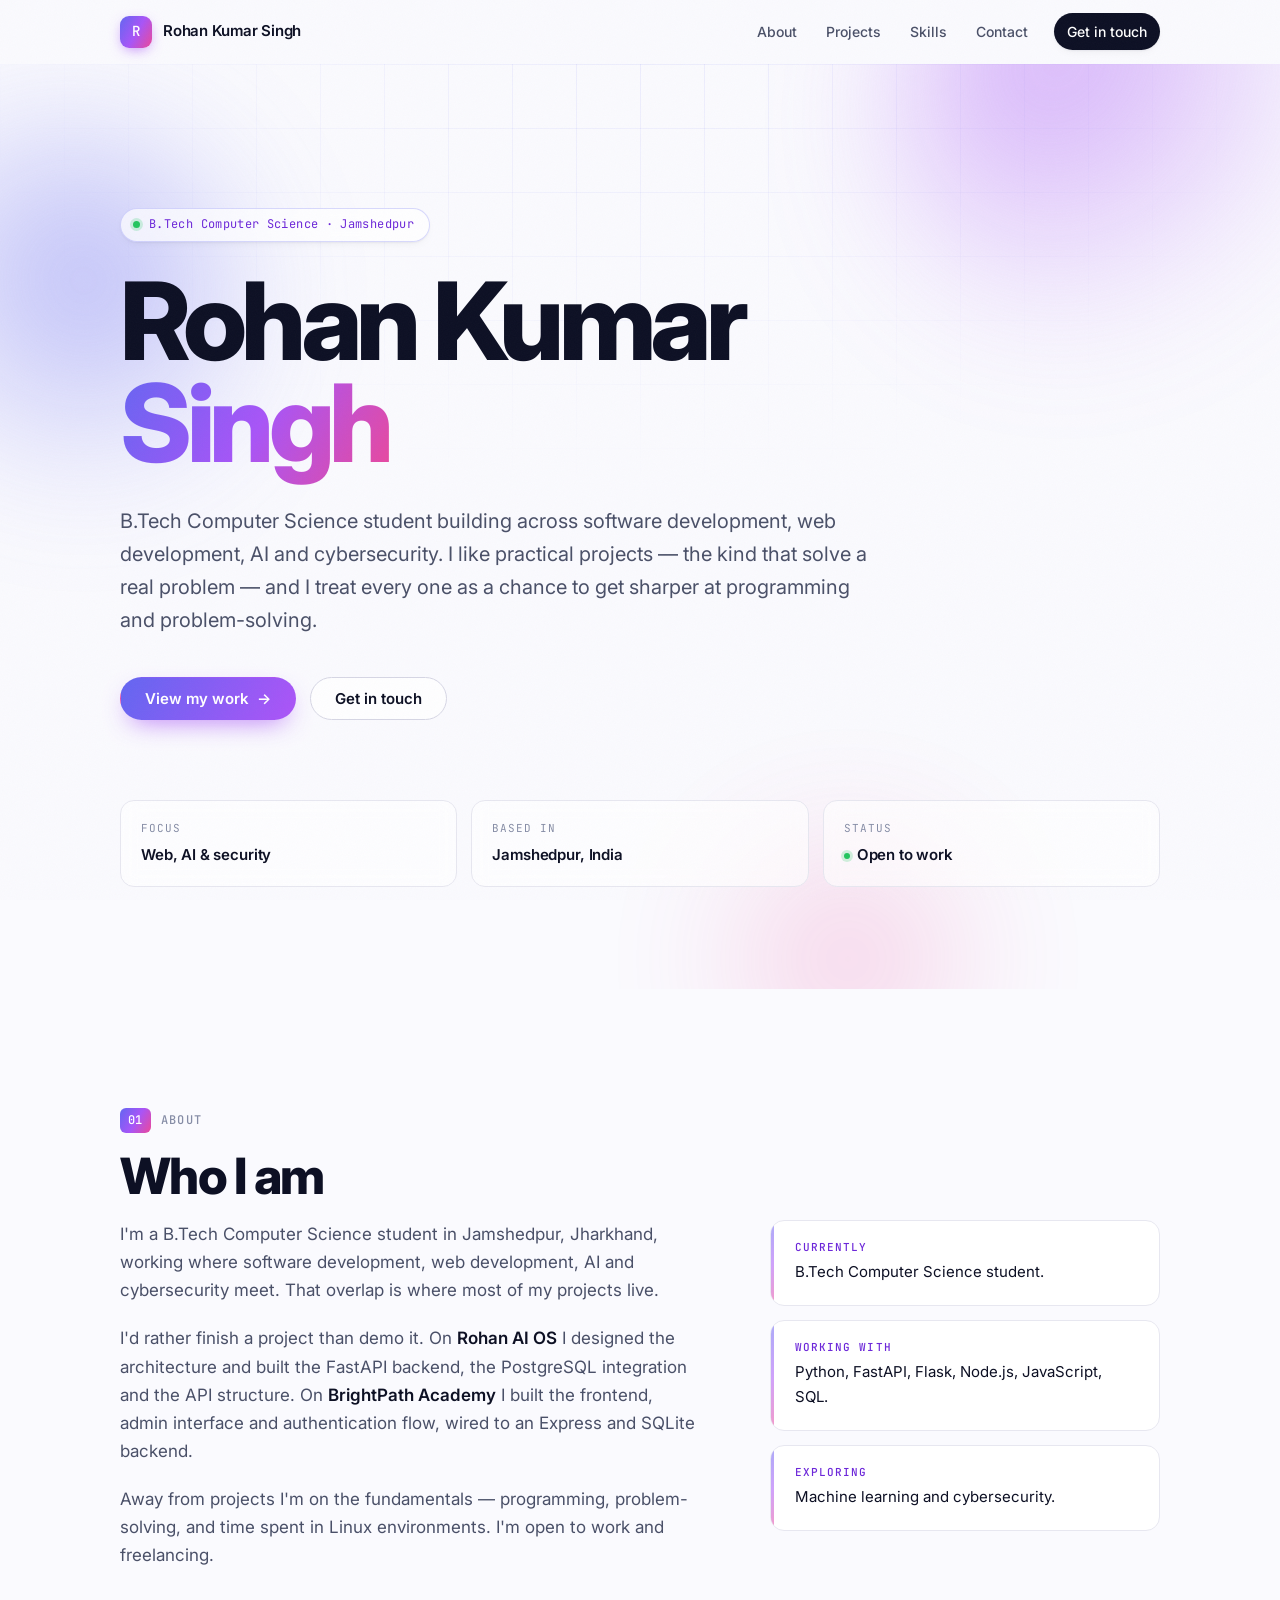
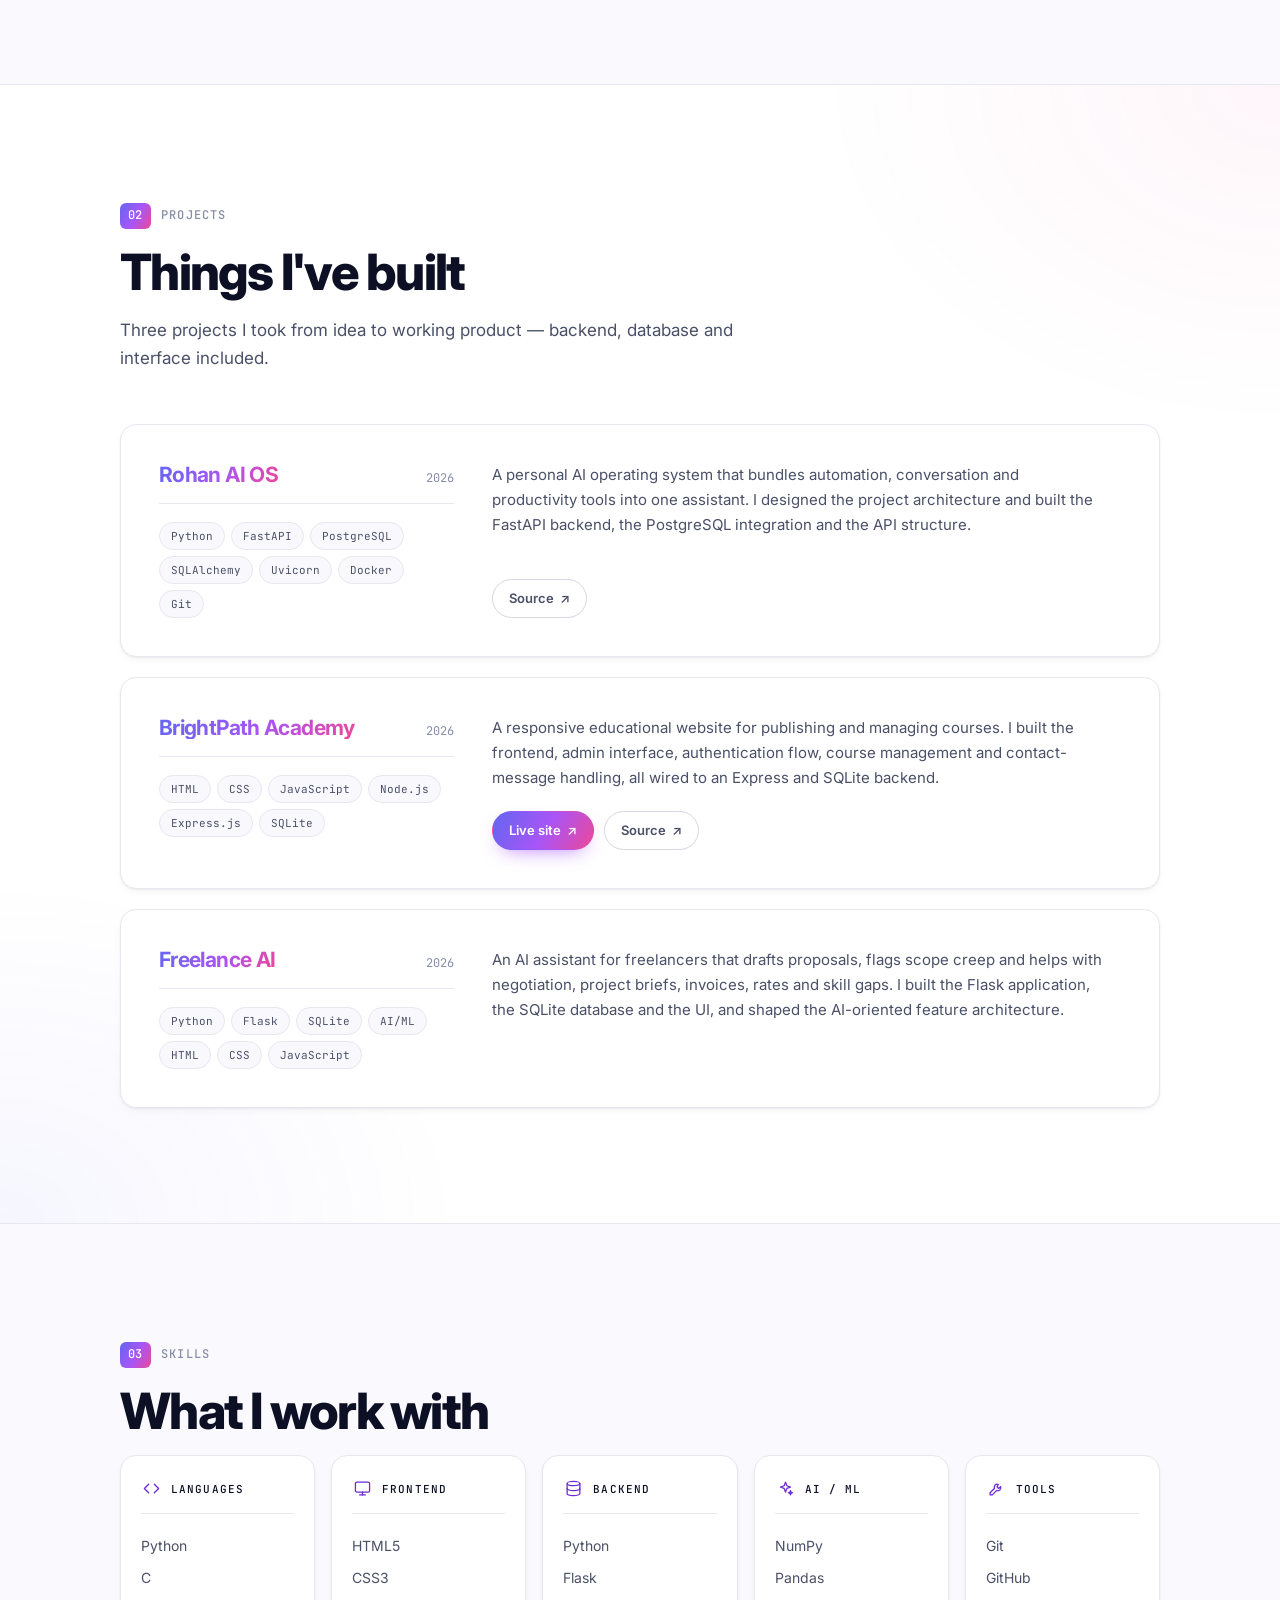
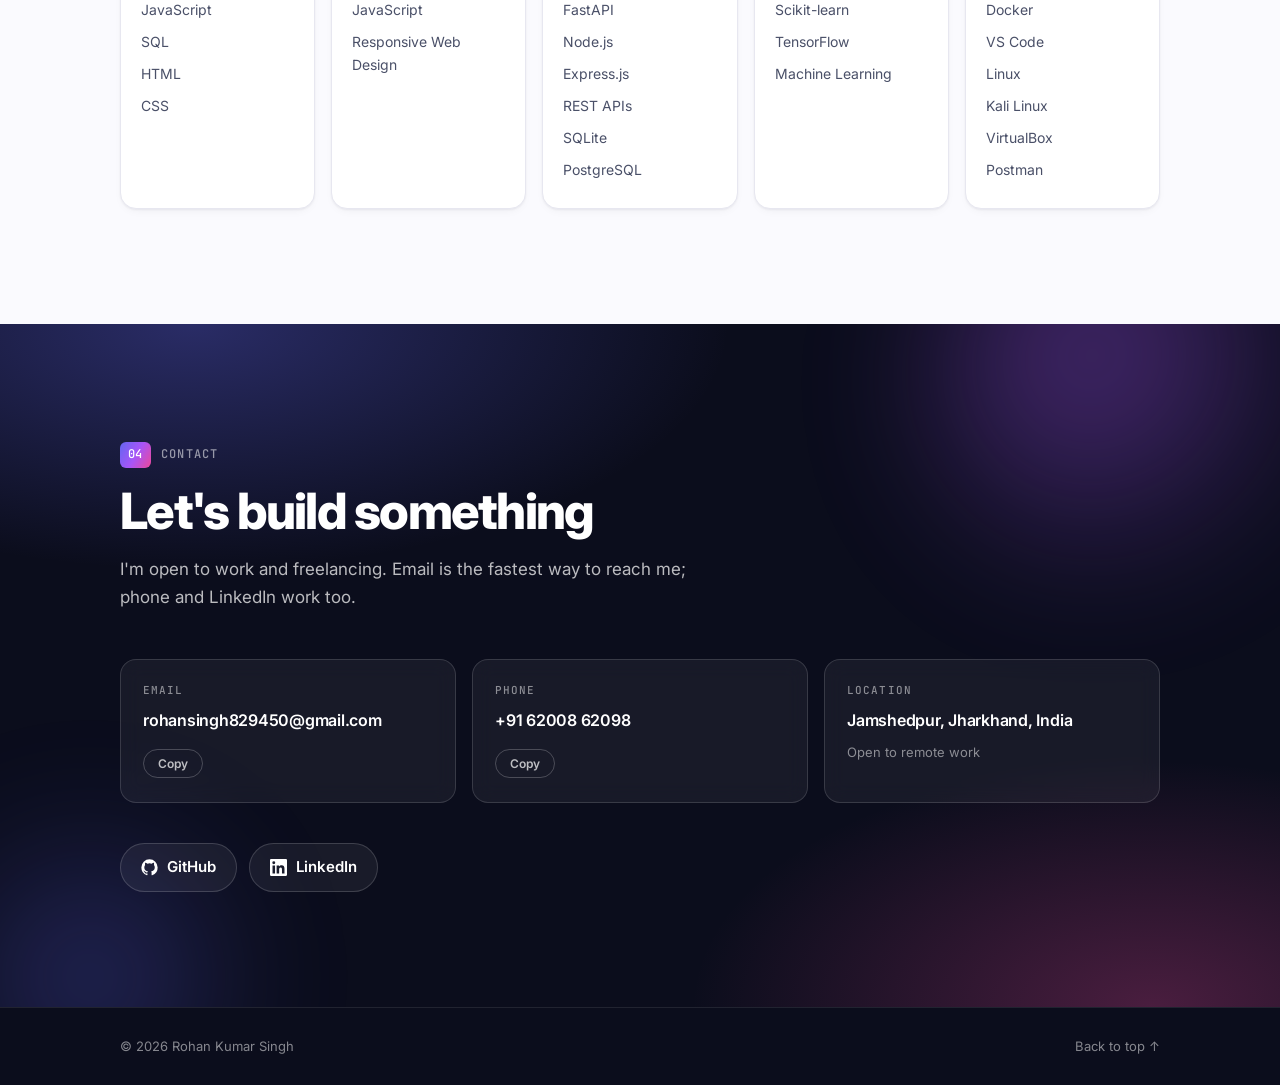
<file: web/index.html>
<!DOCTYPE html>
<html lang="en">
<head>
<meta charset="UTF-8" />
<meta name="viewport" content="width=device-width, initial-scale=1" />
<title>Rohan Kumar Singh — Software Developer</title>
<meta name="description" content="Rohan Kumar Singh — B.Tech Computer Science student in Jamshedpur, India, building practical projects across web development, AI and cybersecurity." />
<meta property="og:title" content="Rohan Kumar Singh — Software Developer" />
<meta property="og:description" content="Projects, skills and contact details for Rohan Kumar Singh — web development, AI and cybersecurity." />
<meta property="og:type" content="website" />
<link rel="preconnect" href="https://fonts.googleapis.com" />
<link rel="preconnect" href="https://fonts.gstatic.com" crossorigin />
<link href="https://fonts.googleapis.com/css2?family=Inter:wght@400;500;600;700;800&family=JetBrains+Mono:wght@400;500&display=swap" rel="stylesheet" />
<link rel="stylesheet" href="styles.css" />
<link rel="icon" href="data:image/svg+xml,<svg xmlns='http://www.w3.org/2000/svg' viewBox='0 0 100 100'><text y='.9em' font-size='90'>R</text></svg>" />
</head>
<body>

<div class="noise" aria-hidden="true"></div>
<a class="skip-link" href="#main">Skip to content</a>

<header class="nav" id="nav">
  <div class="nav__inner">
    <a class="nav__logo" href="#top" aria-label="Rohan Kumar Singh — home">
      <span class="nav__mark" aria-hidden="true">R</span>
      <span class="nav__name">Rohan Kumar Singh</span>
    </a>

    <nav class="nav__links" id="nav-links" aria-label="Primary">
      <a href="#about">About</a>
      <a href="#projects">Projects</a>
      <a href="#skills">Skills</a>
      <a href="#contact">Contact</a>
      <a class="nav__cta" href="#contact">Get in touch</a>
    </nav>

    <button class="nav__toggle" id="nav-toggle" aria-label="Open menu" aria-expanded="false" aria-controls="nav-links">
      <span></span><span></span><span></span>
    </button>
  </div>
</header>

<main id="main">

  <section class="hero" id="top">
    <div class="hero__decor" aria-hidden="true">
      <span class="orb orb--1"></span>
      <span class="orb orb--2"></span>
      <span class="orb orb--3"></span>
    </div>

    <div class="container">
      <p class="eyebrow reveal">
        <span class="dot" aria-hidden="true"></span>
        B.Tech Computer Science · Jamshedpur
      </p>

      <h1 class="hero__title reveal">
        Rohan Kumar<br /><span class="grad-text">Singh</span>
      </h1>

      <p class="hero__lede reveal">
        B.Tech Computer Science student building across software development,
        web development, AI and cybersecurity. I like practical projects —
        the kind that solve a real problem — and I treat every one as a chance
        to get sharper at programming and problem-solving.
      </p>

      <div class="hero__actions reveal">
        <a class="btn btn--primary" href="#projects">
          View my work
          <span aria-hidden="true">→</span>
        </a>
        <a class="btn btn--ghost" href="#contact">Get in touch</a>
      </div>

      <dl class="hero__stats reveal">
        <div class="stat">
          <dt>Focus</dt>
          <dd>Web, AI &amp; security</dd>
        </div>
        <div class="stat">
          <dt>Based in</dt>
          <dd>Jamshedpur, India</dd>
        </div>
        <div class="stat">
          <dt>Status</dt>
          <dd><span class="dot dot--sm" aria-hidden="true"></span>Open to work</dd>
        </div>
      </dl>
    </div>
  </section>

  <section class="section" id="about" aria-labelledby="about-title">
    <div class="container">
      <p class="section__index reveal"><span>01</span> About</p>
      <h2 class="section__title reveal" id="about-title">Who I am</h2>

      <div class="about__grid">
        <div class="about__body reveal">
          <p>
            I'm a B.Tech Computer Science student in Jamshedpur, Jharkhand, working
            where software development, web development, AI and cybersecurity meet.
            That overlap is where most of my projects live.
          </p>
          <p>
            I'd rather finish a project than demo it. On <strong>Rohan AI OS</strong>
            I designed the architecture and built the FastAPI backend, the PostgreSQL
            integration and the API structure. On <strong>BrightPath Academy</strong>
            I built the frontend, admin interface and authentication flow, wired to
            an Express and SQLite backend.
          </p>
          <p>
            Away from projects I'm on the fundamentals — programming, problem-solving,
            and time spent in Linux environments. I'm open to work and freelancing.
          </p>
        </div>

        <aside class="about__facts reveal" aria-label="Quick facts">
          <div class="fact">
            <h3>Currently</h3>
            <p>B.Tech Computer Science student.</p>
          </div>
          <div class="fact">
            <h3>Working with</h3>
            <p>Python, FastAPI, Flask, Node.js, JavaScript, SQL.</p>
          </div>
          <div class="fact">
            <h3>Exploring</h3>
            <p>Machine learning and cybersecurity.</p>
          </div>
        </aside>
      </div>
    </div>
  </section>

  <section class="section section--alt" id="projects" aria-labelledby="projects-title">
    <div class="container">
      <p class="section__index reveal"><span>02</span> Projects</p>
      <h2 class="section__title reveal" id="projects-title">Things I've built</h2>
      <p class="section__lede reveal">
        Three projects I took from idea to working product — backend, database
        and interface included.
      </p>

      <div class="projects">

        <article class="project reveal">
          <div class="project__glow" aria-hidden="true"></div>
          <div class="project__meta">
            <div class="project__head">
              <h3 class="project__name">Rohan AI OS</h3>
              <p class="project__year">2026</p>
            </div>
            <ul class="tags">
              <li>Python</li><li>FastAPI</li><li>PostgreSQL</li><li>SQLAlchemy</li>
              <li>Uvicorn</li><li>Docker</li><li>Git</li>
            </ul>
          </div>
          <div class="project__body">
            <p class="project__desc">
              A personal AI operating system that bundles automation, conversation
              and productivity tools into one assistant. I designed the project
              architecture and built the FastAPI backend, the PostgreSQL integration
              and the API structure.
            </p>
            <div class="project__links">
              <a class="link-pill" href="https://github.com/ROHANSINGH-create/rohan-ai-os" target="_blank" rel="noopener noreferrer">
                Source <span aria-hidden="true">↗</span>
              </a>
            </div>
          </div>
        </article>

        <article class="project reveal">
          <div class="project__glow" aria-hidden="true"></div>
          <div class="project__meta">
            <div class="project__head">
              <h3 class="project__name">BrightPath Academy</h3>
              <p class="project__year">2026</p>
            </div>
            <ul class="tags">
              <li>HTML</li><li>CSS</li><li>JavaScript</li><li>Node.js</li>
              <li>Express.js</li><li>SQLite</li>
            </ul>
          </div>
          <div class="project__body">
            <p class="project__desc">
              A responsive educational website for publishing and managing courses.
              I built the frontend, admin interface, authentication flow, course
              management and contact-message handling, all wired to an Express
              and SQLite backend.
            </p>
            <div class="project__links">
              <a class="link-pill link-pill--solid" href="https://brightpath-coaching-1.onrender.com" target="_blank" rel="noopener noreferrer">
                Live site <span aria-hidden="true">↗</span>
              </a>
              <a class="link-pill" href="https://github.com/ROHANSINGH-create/brightpath-coaching" target="_blank" rel="noopener noreferrer">
                Source <span aria-hidden="true">↗</span>
              </a>
            </div>
          </div>
        </article>

        <article class="project reveal">
          <div class="project__glow" aria-hidden="true"></div>
          <div class="project__meta">
            <div class="project__head">
              <h3 class="project__name">Freelance AI</h3>
              <p class="project__year">2026</p>
            </div>
            <ul class="tags">
              <li>Python</li><li>Flask</li><li>SQLite</li><li>AI/ML</li>
              <li>HTML</li><li>CSS</li><li>JavaScript</li>
            </ul>
          </div>
          <div class="project__body">
            <p class="project__desc">
              An AI assistant for freelancers that drafts proposals, flags scope creep
              and helps with negotiation, project briefs, invoices, rates and skill gaps.
              I built the Flask application, the SQLite database and the UI, and shaped
              the AI-oriented feature architecture.
            </p>
          </div>
        </article>

      </div>
    </div>
  </section>

  <section class="section" id="skills" aria-labelledby="skills-title">
    <div class="container">
      <p class="section__index reveal"><span>03</span> Skills</p>
      <h2 class="section__title reveal" id="skills-title">What I work with</h2>

      <div class="skills">

        <div class="skill-group reveal">
          <h3>
            <svg viewBox="0 0 24 24" fill="none" stroke="currentColor" stroke-width="1.8" stroke-linecap="round" stroke-linejoin="round" aria-hidden="true"><polyline points="16 18 22 12 16 6"/><polyline points="8 6 2 12 8 18"/></svg>
            Languages
          </h3>
          <ul>
            <li>Python</li><li>C</li><li>JavaScript</li>
            <li>SQL</li><li>HTML</li><li>CSS</li>
          </ul>
        </div>

        <div class="skill-group reveal">
          <h3>
            <svg viewBox="0 0 24 24" fill="none" stroke="currentColor" stroke-width="1.8" stroke-linecap="round" stroke-linejoin="round" aria-hidden="true"><rect x="2" y="3" width="20" height="14" rx="2"/><line x1="8" y1="21" x2="16" y2="21"/><line x1="12" y1="17" x2="12" y2="21"/></svg>
            Frontend
          </h3>
          <ul>
            <li>HTML5</li><li>CSS3</li><li>JavaScript</li>
            <li>Responsive Web Design</li>
          </ul>
        </div>

        <div class="skill-group reveal">
          <h3>
            <svg viewBox="0 0 24 24" fill="none" stroke="currentColor" stroke-width="1.8" stroke-linecap="round" stroke-linejoin="round" aria-hidden="true"><ellipse cx="12" cy="5" rx="9" ry="3"/><path d="M21 12c0 1.66-4 3-9 3s-9-1.34-9-3"/><path d="M3 5v14c0 1.66 4 3 9 3s9-1.34 9-3V5"/></svg>
            Backend
          </h3>
          <ul>
            <li>Python</li><li>Flask</li><li>FastAPI</li><li>Node.js</li>
            <li>Express.js</li><li>REST APIs</li><li>SQLite</li><li>PostgreSQL</li>
          </ul>
        </div>

        <div class="skill-group reveal">
          <h3>
            <svg viewBox="0 0 24 24" fill="none" stroke="currentColor" stroke-width="1.8" stroke-linecap="round" stroke-linejoin="round" aria-hidden="true"><path d="M12 3l1.9 5.1L19 10l-5.1 1.9L12 17l-1.9-5.1L5 10l5.1-1.9z"/><path d="M19 15l.8 2.2L22 18l-2.2.8L19 21l-.8-2.2L16 18l2.2-.8z"/></svg>
            AI / ML
          </h3>
          <ul>
            <li>NumPy</li><li>Pandas</li><li>Scikit-learn</li>
            <li>TensorFlow</li><li>Machine Learning</li>
          </ul>
        </div>

        <div class="skill-group reveal">
          <h3>
            <svg viewBox="0 0 24 24" fill="none" stroke="currentColor" stroke-width="1.8" stroke-linecap="round" stroke-linejoin="round" aria-hidden="true"><path d="M14.7 6.3a4 4 0 0 0-5.4 5.4L3 18v3h3l6.3-6.3a4 4 0 0 0 5.4-5.4l-2.6 2.6-2.4-2.4z"/></svg>
            Tools
          </h3>
          <ul>
            <li>Git</li><li>GitHub</li><li>Docker</li><li>VS Code</li>
            <li>Linux</li><li>Kali Linux</li><li>VirtualBox</li><li>Postman</li>
          </ul>
        </div>

      </div>
    </div>
  </section>

  <section class="section contact" id="contact" aria-labelledby="contact-title">
    <div class="contact__decor" aria-hidden="true">
      <span class="orb orb--4"></span>
      <span class="orb orb--5"></span>
    </div>

    <div class="container">
      <p class="section__index section__index--light reveal"><span>04</span> Contact</p>
      <h2 class="section__title section__title--light reveal" id="contact-title">Let's build something</h2>
      <p class="contact__lede reveal">
        I'm open to work and freelancing. Email is the fastest way to reach me;
        phone and LinkedIn work too.
      </p>

      <div class="contact__grid">
        <div class="contact-card reveal">
          <h3>Email</h3>
          <a class="contact-card__value" href="mailto:rohansingh829450@gmail.com">rohansingh829450@gmail.com</a>
          <button class="copy-btn" type="button" data-copy="rohansingh829450@gmail.com" data-label="Copy">Copy</button>
        </div>

        <div class="contact-card reveal">
          <h3>Phone</h3>
          <a class="contact-card__value" href="tel:+916200862098">+91 62008 62098</a>
          <button class="copy-btn" type="button" data-copy="+916200862098" data-label="Copy">Copy</button>
        </div>

        <div class="contact-card reveal">
          <h3>Location</h3>
          <p class="contact-card__value contact-card__value--static">Jamshedpur, Jharkhand, India</p>
          <p class="contact-card__note">Open to remote work</p>
        </div>
      </div>

      <ul class="socials reveal">
        <li>
          <a href="https://github.com/ROHANSINGH-create" target="_blank" rel="noopener noreferrer">
            <svg viewBox="0 0 24 24" fill="currentColor" aria-hidden="true"><path d="M12 .5A11.5 11.5 0 0 0 .5 12a11.5 11.5 0 0 0 7.86 10.92c.58.1.79-.25.79-.56v-2c-3.2.7-3.88-1.37-3.88-1.37-.53-1.34-1.29-1.7-1.29-1.7-1.05-.72.08-.7.08-.7 1.16.08 1.77 1.2 1.77 1.2 1.03 1.77 2.7 1.26 3.36.96.1-.75.4-1.26.73-1.55-2.55-.29-5.24-1.28-5.24-5.7 0-1.26.45-2.29 1.19-3.1-.12-.29-.52-1.46.11-3.05 0 0 .97-.31 3.18 1.18a11 11 0 0 1 5.8 0c2.2-1.49 3.17-1.18 3.17-1.18.63 1.59.23 2.76.12 3.05.74.81 1.18 1.84 1.18 3.1 0 4.43-2.69 5.4-5.25 5.69.41.36.78 1.06.78 2.14v3.17c0 .31.21.67.8.56A11.5 11.5 0 0 0 23.5 12 11.5 11.5 0 0 0 12 .5z"/></svg>
            GitHub
          </a>
        </li>
        <li>
          <a href="https://www.linkedin.com/in/rohan-kumar-singh-a278ab342/" target="_blank" rel="noopener noreferrer">
            <svg viewBox="0 0 24 24" fill="currentColor" aria-hidden="true"><path d="M20.45 20.45h-3.55v-5.57c0-1.33-.03-3.04-1.85-3.04-1.86 0-2.14 1.45-2.14 2.94v5.67H9.35V9h3.41v1.56h.05c.47-.9 1.63-1.85 3.36-1.85 3.6 0 4.27 2.37 4.27 5.46zM5.34 7.43a2.06 2.06 0 1 1 0-4.12 2.06 2.06 0 0 1 0 4.12zM7.12 20.45H3.56V9h3.56zM22.22 0H1.77C.79 0 0 .77 0 1.72v20.55C0 23.23.79 24 1.77 24h20.45c.98 0 1.78-.77 1.78-1.73V1.72C24 .77 23.2 0 22.22 0z"/></svg>
            LinkedIn
          </a>
        </li>
      </ul>
    </div>
  </section>

</main>

<footer class="footer">
  <div class="container footer__inner">
    <p>© <span id="year">2026</span> Rohan Kumar Singh</p>
    <a class="footer__top" href="#top">Back to top ↑</a>
  </div>
</footer>

<script src="script.js"></script>
</body>
</html>
</file>
<file: web/styles.css>
:root {
  --paper: #fafafe;
  --surface: #ffffff;
  --ink: #0d1024;
  --ink-soft: #4a5068;
  --ink-faint: #868da6;
  --line: #e7e7f0;
  --line-strong: #d6d6e4;

  --g1: #6366f1;
  --g2: #a855f7;
  --g3: #ec4899;
  --accent: #6d28d9;
  --accent-soft: #f2effe;

  --grad: linear-gradient(120deg, var(--g1) 0%, var(--g2) 52%, var(--g3) 100%);
  --dark: #0b0d1c;
  --dark-2: #141733;

  --font-sans: "Inter", -apple-system, BlinkMacSystemFont, "Segoe UI", Roboto, sans-serif;
  --font-mono: "JetBrains Mono", ui-monospace, SFMono-Regular, Menlo, monospace;

  --maxw: 1120px;
  --gutter: clamp(1.25rem, 4vw, 2.5rem);
  --radius: 16px;
  --shadow-sm: 0 1px 2px rgba(13, 16, 36, 0.05), 0 4px 12px -6px rgba(13, 16, 36, 0.1);
  --shadow-md: 0 2px 6px rgba(13, 16, 36, 0.06), 0 18px 40px -20px rgba(13, 16, 36, 0.28);
  --shadow-lg: 0 24px 70px -28px rgba(109, 40, 217, 0.45);
}

*,
*::before,
*::after {
  box-sizing: border-box;
}

html {
  scroll-behavior: smooth;
  scroll-padding-top: 5.5rem;
  -webkit-text-size-adjust: 100%;
}

body {
  margin: 0;
  background: var(--paper);
  color: var(--ink);
  font-family: var(--font-sans);
  font-size: 1rem;
  line-height: 1.65;
  -webkit-font-smoothing: antialiased;
  text-rendering: optimizeLegibility;
  overflow-x: hidden;
}

img, svg {
  display: block;
  max-width: 100%;
}

a {
  color: inherit;
}

h1, h2, h3 {
  line-height: 1.1;
  letter-spacing: -0.025em;
  margin: 0;
  font-weight: 700;
}

p { margin: 0; }

ul {
  margin: 0;
  padding: 0;
  list-style: none;
}

.container {
  width: 100%;
  max-width: var(--maxw);
  margin-inline: auto;
  padding-inline: var(--gutter);
}

.grad-text {
  background: var(--grad);
  -webkit-background-clip: text;
  background-clip: text;
  color: transparent;
}

/* Film-grain overlay for texture */
.noise {
  position: fixed;
  inset: 0;
  z-index: 200;
  pointer-events: none;
  opacity: 0.028;
  background-image: url("data:image/svg+xml,%3Csvg xmlns='http://www.w3.org/2000/svg' width='200' height='200'%3E%3Cfilter id='n'%3E%3CfeTurbulence type='fractalNoise' baseFrequency='0.85' numOctaves='4' stitchTiles='stitch'/%3E%3C/filter%3E%3Crect width='200' height='200' filter='url(%23n)'/%3E%3C/svg%3E");
}

.skip-link {
  position: absolute;
  left: -9999px;
  top: 0;
  z-index: 300;
  padding: 0.75rem 1.25rem;
  background: var(--ink);
  color: #fff;
  border-radius: 0 0 var(--radius) 0;
  font-size: 0.875rem;
}

.skip-link:focus { left: 0; }

:focus-visible {
  outline: 2px solid var(--g1);
  outline-offset: 3px;
  border-radius: 4px;
}

/* ---------- Animated gradient orbs ---------- */

.orb {
  position: absolute;
  border-radius: 50%;
  filter: blur(70px);
  opacity: 0.5;
  will-change: transform;
}

.orb--1 {
  width: 460px; height: 460px;
  top: -160px; right: -80px;
  background: radial-gradient(circle at 30% 30%, #a855f7, transparent 68%);
  animation: drift1 18s ease-in-out infinite alternate;
}

.orb--2 {
  width: 380px; height: 380px;
  top: 60px; left: -140px;
  background: radial-gradient(circle at 60% 40%, #6366f1, transparent 68%);
  animation: drift2 22s ease-in-out infinite alternate;
}

.orb--3 {
  width: 300px; height: 300px;
  bottom: -120px; right: 22%;
  background: radial-gradient(circle at 50% 50%, #ec4899, transparent 70%);
  opacity: 0.32;
  animation: drift3 26s ease-in-out infinite alternate;
}

@keyframes drift1 {
  to { transform: translate3d(-60px, 50px, 0) scale(1.12); }
}
@keyframes drift2 {
  to { transform: translate3d(70px, -40px, 0) scale(1.08); }
}
@keyframes drift3 {
  to { transform: translate3d(-40px, -60px, 0) scale(1.15); }
}

/* ---------- Navigation ---------- */

.nav {
  position: sticky;
  top: 0;
  z-index: 100;
  background: rgba(250, 250, 254, 0.72);
  backdrop-filter: saturate(180%) blur(16px);
  -webkit-backdrop-filter: saturate(180%) blur(16px);
  border-bottom: 1px solid transparent;
  transition: border-color 0.25s ease, background-color 0.25s ease, box-shadow 0.25s ease;
}

.nav.is-stuck {
  border-bottom-color: var(--line);
  background: rgba(250, 250, 254, 0.9);
  box-shadow: 0 8px 24px -20px rgba(13, 16, 36, 0.5);
}

.nav__inner {
  max-width: var(--maxw);
  margin-inline: auto;
  padding: 0.8125rem var(--gutter);
  display: flex;
  align-items: center;
  justify-content: space-between;
  gap: 1.5rem;
}

.nav__logo {
  display: flex;
  align-items: center;
  gap: 0.6875rem;
  text-decoration: none;
  font-weight: 600;
  font-size: 0.9375rem;
  letter-spacing: -0.015em;
}

.nav__mark {
  display: grid;
  place-items: center;
  width: 2rem;
  height: 2rem;
  border-radius: 9px;
  background: var(--grad);
  color: #fff;
  font-family: var(--font-mono);
  font-size: 0.875rem;
  font-weight: 500;
  box-shadow: 0 4px 14px -4px rgba(168, 85, 247, 0.8);
  transition: transform 0.3s cubic-bezier(0.34, 1.56, 0.64, 1);
}

.nav__logo:hover .nav__mark {
  transform: rotate(-8deg) scale(1.06);
}

.nav__links {
  display: flex;
  align-items: center;
  gap: 0.1875rem;
}

.nav__links a {
  position: relative;
  padding: 0.4375rem 0.8125rem;
  border-radius: 999px;
  text-decoration: none;
  font-size: 0.875rem;
  font-weight: 500;
  color: var(--ink-soft);
  transition: color 0.18s ease, background-color 0.18s ease;
}

.nav__links a:hover {
  color: var(--ink);
  background: rgba(99, 102, 241, 0.09);
}

.nav__links a.is-active {
  color: var(--accent);
}

.nav__links a.is-active::after {
  content: "";
  position: absolute;
  left: 50%;
  bottom: 0.125rem;
  width: 4px;
  height: 4px;
  border-radius: 50%;
  background: var(--grad);
  transform: translateX(-50%);
}

.nav__cta {
  margin-left: 0.625rem;
  background: var(--ink);
  color: #fff !important;
  box-shadow: var(--shadow-sm);
}

.nav__cta:hover {
  background: var(--grad) !important;
  color: #fff !important;
  transform: translateY(-1px);
}

.nav__toggle {
  display: none;
  flex-direction: column;
  justify-content: center;
  gap: 4px;
  width: 2.625rem;
  height: 2.625rem;
  padding: 0;
  border: 1px solid var(--line-strong);
  border-radius: 10px;
  background: var(--surface);
  cursor: pointer;
}

.nav__toggle span {
  display: block;
  width: 17px;
  height: 1.75px;
  margin-inline: auto;
  border-radius: 2px;
  background: var(--ink);
  transition: transform 0.24s ease, opacity 0.24s ease;
}

.nav__toggle[aria-expanded="true"] span:nth-child(1) { transform: translateY(5.75px) rotate(45deg); }
.nav__toggle[aria-expanded="true"] span:nth-child(2) { opacity: 0; }
.nav__toggle[aria-expanded="true"] span:nth-child(3) { transform: translateY(-5.75px) rotate(-45deg); }

/* ---------- Hero ---------- */

.hero {
  position: relative;
  padding: clamp(4.5rem, 12vw, 9rem) 0 clamp(3.5rem, 8vw, 6.5rem);
  overflow: hidden;
}

.hero__decor {
  position: absolute;
  inset: 0;
  pointer-events: none;
}

.hero::after {
  content: "";
  position: absolute;
  inset: 0;
  background-image:
    linear-gradient(to right, rgba(99, 102, 241, 0.09) 1px, transparent 1px),
    linear-gradient(to bottom, rgba(99, 102, 241, 0.09) 1px, transparent 1px);
  background-size: 64px 64px;
  mask-image: radial-gradient(ellipse 75% 65% at 50% 0%, #000 0%, transparent 70%);
  -webkit-mask-image: radial-gradient(ellipse 75% 65% at 50% 0%, #000 0%, transparent 70%);
  pointer-events: none;
}

.hero .container {
  position: relative;
  z-index: 1;
}

.eyebrow {
  display: inline-flex;
  align-items: center;
  gap: 0.5625rem;
  margin-bottom: 1.75rem;
  padding: 0.375rem 0.9375rem 0.375rem 0.75rem;
  border: 1px solid rgba(99, 102, 241, 0.24);
  border-radius: 999px;
  background: rgba(255, 255, 255, 0.7);
  backdrop-filter: blur(6px);
  font-family: var(--font-mono);
  font-size: 0.75rem;
  letter-spacing: 0.03em;
  color: var(--accent);
  box-shadow: var(--shadow-sm);
}

.dot {
  width: 7px;
  height: 7px;
  border-radius: 50%;
  background: #22c55e;
  box-shadow: 0 0 0 3px rgba(34, 197, 94, 0.2);
  animation: pulse 2.4s ease-in-out infinite;
}

.dot--sm {
  width: 6px;
  height: 6px;
  display: inline-block;
  vertical-align: middle;
  margin-right: 0.4375rem;
}

@keyframes pulse {
  0%, 100% { box-shadow: 0 0 0 3px rgba(34, 197, 94, 0.2); }
  50% { box-shadow: 0 0 0 6px rgba(34, 197, 94, 0.08); }
}

.hero__title {
  font-size: clamp(3rem, 11vw, 6.75rem);
  font-weight: 800;
  letter-spacing: -0.05em;
  line-height: 0.95;
  margin-bottom: 1.875rem;
  max-width: 13ch;
}

.hero__lede {
  max-width: 58ch;
  font-size: clamp(1.0625rem, 2vw, 1.25rem);
  color: var(--ink-soft);
  margin-bottom: 2.5rem;
}

.hero__actions {
  display: flex;
  flex-wrap: wrap;
  gap: 0.875rem;
  margin-bottom: clamp(3.25rem, 7vw, 5rem);
}

.hero__stats {
  display: grid;
  grid-template-columns: repeat(3, minmax(0, 1fr));
  gap: 0.875rem;
  margin: 0;
}

.stat {
  padding: 1.125rem 1.25rem;
  border: 1px solid var(--line);
  border-radius: 14px;
  background: rgba(255, 255, 255, 0.62);
  backdrop-filter: blur(8px);
  transition: transform 0.25s ease, border-color 0.25s ease, box-shadow 0.25s ease;
}

.stat:hover {
  transform: translateY(-3px);
  border-color: rgba(99, 102, 241, 0.35);
  box-shadow: var(--shadow-md);
}

.stat dt {
  font-family: var(--font-mono);
  font-size: 0.6875rem;
  letter-spacing: 0.09em;
  text-transform: uppercase;
  color: var(--ink-faint);
  margin-bottom: 0.375rem;
}

.stat dd {
  margin: 0;
  font-size: 0.9375rem;
  font-weight: 600;
  letter-spacing: -0.01em;
}

/* ---------- Buttons ---------- */

.btn {
  position: relative;
  display: inline-flex;
  align-items: center;
  justify-content: center;
  gap: 0.5rem;
  padding: 0.8125rem 1.5rem;
  border: 1px solid transparent;
  border-radius: 999px;
  font-family: inherit;
  font-size: 0.9375rem;
  font-weight: 600;
  line-height: 1;
  text-decoration: none;
  cursor: pointer;
  transition: transform 0.2s ease, box-shadow 0.2s ease, background-color 0.2s ease, border-color 0.2s ease;
}

.btn:hover { transform: translateY(-2px); }
.btn:active { transform: translateY(0); }

.btn--primary {
  background: var(--grad);
  background-size: 180% 180%;
  color: #fff;
  box-shadow: 0 10px 26px -10px rgba(168, 85, 247, 0.85);
  animation: gradShift 7s ease infinite;
}

.btn--primary:hover {
  box-shadow: 0 16px 34px -10px rgba(168, 85, 247, 0.95);
}

.btn--primary span {
  transition: transform 0.22s ease;
}

.btn--primary:hover span {
  transform: translateX(3px);
}

@keyframes gradShift {
  0%, 100% { background-position: 0% 50%; }
  50% { background-position: 100% 50%; }
}

.btn--ghost {
  background: rgba(255, 255, 255, 0.75);
  border-color: var(--line-strong);
  color: var(--ink);
  backdrop-filter: blur(6px);
}

.btn--ghost:hover {
  border-color: var(--g1);
  color: var(--accent);
  box-shadow: var(--shadow-sm);
}

/* ---------- Sections ---------- */

.section {
  position: relative;
  padding: clamp(4.5rem, 9vw, 7.5rem) 0;
}

.section--alt {
  background:
    radial-gradient(ellipse 60% 50% at 100% 0%, rgba(236, 72, 153, 0.05), transparent 60%),
    radial-gradient(ellipse 60% 50% at 0% 100%, rgba(99, 102, 241, 0.06), transparent 60%),
    #ffffff;
  border-block: 1px solid var(--line);
}

.section__index {
  display: inline-flex;
  align-items: center;
  gap: 0.625rem;
  font-family: var(--font-mono);
  font-size: 0.75rem;
  font-weight: 500;
  letter-spacing: 0.1em;
  text-transform: uppercase;
  color: var(--ink-faint);
  margin-bottom: 1rem;
}

.section__index span {
  display: inline-block;
  padding: 0.1875rem 0.5rem;
  border-radius: 6px;
  background: var(--grad);
  color: #fff;
  letter-spacing: 0.04em;
}

.section__title {
  font-size: clamp(2rem, 5vw, 3.125rem);
  font-weight: 800;
  letter-spacing: -0.035em;
  margin-bottom: 1rem;
}

.section__lede {
  max-width: 56ch;
  color: var(--ink-soft);
  font-size: 1.0625rem;
  margin-bottom: 3.25rem;
}

/* ---------- About ---------- */

.about__grid {
  display: grid;
  grid-template-columns: minmax(0, 1.5fr) minmax(0, 1fr);
  gap: clamp(2rem, 5vw, 4rem);
  align-items: start;
}

.about__body p + p { margin-top: 1.25rem; }

.about__body p {
  color: var(--ink-soft);
  max-width: 62ch;
  font-size: 1.0625rem;
}

.about__body strong {
  color: var(--ink);
  font-weight: 600;
}

.about__facts {
  display: grid;
  gap: 0.875rem;
}

.fact {
  position: relative;
  padding: 1.25rem 1.375rem 1.25rem 1.5rem;
  border: 1px solid var(--line);
  border-radius: 14px;
  background: var(--surface);
  overflow: hidden;
  transition: transform 0.25s ease, box-shadow 0.25s ease, border-color 0.25s ease;
}

.fact::before {
  content: "";
  position: absolute;
  left: 0;
  top: 0;
  bottom: 0;
  width: 3px;
  background: var(--grad);
  opacity: 0.55;
  transition: opacity 0.25s ease;
}

.fact:hover {
  transform: translateX(4px);
  box-shadow: var(--shadow-md);
  border-color: rgba(99, 102, 241, 0.3);
}

.fact:hover::before { opacity: 1; }

.fact h3 {
  font-family: var(--font-mono);
  font-size: 0.6875rem;
  font-weight: 500;
  letter-spacing: 0.1em;
  text-transform: uppercase;
  color: var(--accent);
  margin-bottom: 0.4375rem;
}

.fact p {
  font-size: 0.9375rem;
  color: var(--ink);
}

/* ---------- Projects ---------- */

.projects {
  display: grid;
  gap: 1.25rem;
}

.project {
  position: relative;
  background: var(--surface);
  border: 1px solid var(--line);
  border-radius: var(--radius);
  padding: clamp(1.5rem, 3.5vw, 2.375rem);
  display: grid;
  grid-template-columns: minmax(0, 0.82fr) minmax(0, 1.75fr);
  gap: clamp(1.25rem, 3vw, 2.75rem);
  overflow: hidden;
  box-shadow: var(--shadow-sm);
  transition: transform 0.3s cubic-bezier(0.22, 1, 0.36, 1),
    box-shadow 0.3s ease, border-color 0.3s ease;
}

.project:hover {
  transform: translateY(-4px);
  border-color: rgba(168, 85, 247, 0.4);
  box-shadow: var(--shadow-lg);
}

.project__glow {
  position: absolute;
  inset: 0;
  background: radial-gradient(560px circle at 12% 0%, rgba(99, 102, 241, 0.09), transparent 62%);
  opacity: 0;
  transition: opacity 0.35s ease;
  pointer-events: none;
}

.project:hover .project__glow { opacity: 1; }

.project__meta,
.project__body {
  position: relative;
  z-index: 1;
}

.project__meta {
  display: flex;
  flex-direction: column;
  gap: 1.125rem;
}

.project__body {
  display: flex;
  flex-direction: column;
  gap: 1.25rem;
}

.project__head {
  display: flex;
  align-items: baseline;
  justify-content: space-between;
  gap: 1rem;
  padding-bottom: 0.875rem;
  border-bottom: 1px solid var(--line);
}

.project__name {
  font-size: 1.3125rem;
  font-weight: 700;
  letter-spacing: -0.03em;
  background: var(--grad);
  -webkit-background-clip: text;
  background-clip: text;
  color: transparent;
}

.project__year {
  font-family: var(--font-mono);
  font-size: 0.75rem;
  color: var(--ink-faint);
  flex-shrink: 0;
}

.project__desc {
  color: var(--ink-soft);
  font-size: 0.9375rem;
  max-width: 68ch;
}

.tags {
  display: flex;
  flex-wrap: wrap;
  gap: 0.375rem;
}

.tags li {
  padding: 0.25rem 0.6875rem;
  border: 1px solid var(--line);
  border-radius: 999px;
  background: #f8f8fd;
  font-family: var(--font-mono);
  font-size: 0.6875rem;
  color: var(--ink-soft);
  transition: border-color 0.2s ease, color 0.2s ease, background-color 0.2s ease;
}

.project:hover .tags li {
  border-color: rgba(99, 102, 241, 0.28);
  background: var(--accent-soft);
  color: var(--accent);
}

.project__links {
  display: flex;
  flex-wrap: wrap;
  gap: 0.625rem;
  margin-top: auto;
}

.link-pill {
  display: inline-flex;
  align-items: center;
  gap: 0.375rem;
  padding: 0.5rem 1rem;
  border: 1px solid var(--line-strong);
  border-radius: 999px;
  background: var(--surface);
  font-size: 0.8125rem;
  font-weight: 600;
  text-decoration: none;
  color: var(--ink-soft);
  transition: transform 0.2s ease, border-color 0.2s ease, color 0.2s ease, box-shadow 0.2s ease;
}

.link-pill:hover {
  transform: translateY(-2px);
  border-color: var(--g1);
  color: var(--accent);
  box-shadow: var(--shadow-sm);
}

.link-pill--solid {
  background: var(--grad);
  border-color: transparent;
  color: #fff;
  box-shadow: 0 8px 20px -10px rgba(168, 85, 247, 0.9);
}

.link-pill--solid:hover {
  color: #fff;
  border-color: transparent;
  box-shadow: 0 12px 26px -10px rgba(168, 85, 247, 1);
}

/* ---------- Skills ---------- */

.skills {
  display: grid;
  grid-template-columns: repeat(5, minmax(0, 1fr));
  gap: 1rem;
}

.skill-group {
  padding: 1.375rem 1.25rem;
  border: 1px solid var(--line);
  border-radius: var(--radius);
  background: var(--surface);
  box-shadow: var(--shadow-sm);
  transition: transform 0.28s cubic-bezier(0.22, 1, 0.36, 1), box-shadow 0.28s ease, border-color 0.28s ease;
}

.skill-group:hover {
  transform: translateY(-5px);
  border-color: rgba(99, 102, 241, 0.35);
  box-shadow: var(--shadow-md);
}

.skill-group h3 {
  display: flex;
  align-items: center;
  gap: 0.5625rem;
  font-family: var(--font-mono);
  font-size: 0.6875rem;
  font-weight: 500;
  letter-spacing: 0.1em;
  text-transform: uppercase;
  color: var(--ink);
  padding-bottom: 0.875rem;
  margin-bottom: 0.9375rem;
  border-bottom: 1px solid var(--line);
}

.skill-group h3 svg {
  width: 17px;
  height: 17px;
  flex-shrink: 0;
  padding: 2px;
  color: var(--accent);
  box-sizing: content-box;
}

.skill-group li {
  font-size: 0.875rem;
  padding: 0.28125rem 0;
  color: var(--ink-soft);
  transition: color 0.18s ease, transform 0.18s ease;
}

.skill-group li:hover {
  color: var(--accent);
  transform: translateX(3px);
}

/* ---------- Contact (dark) ---------- */

.contact {
  position: relative;
  background:
    radial-gradient(ellipse 70% 60% at 15% 0%, rgba(99, 102, 241, 0.35), transparent 60%),
    radial-gradient(ellipse 60% 60% at 90% 100%, rgba(236, 72, 153, 0.28), transparent 60%),
    var(--dark);
  color: #fff;
  overflow: hidden;
}

.contact__decor {
  position: absolute;
  inset: 0;
  pointer-events: none;
}

.orb--4 {
  width: 420px; height: 420px;
  top: -140px; right: -60px;
  background: radial-gradient(circle at 40% 40%, #a855f7, transparent 70%);
  opacity: 0.45;
  animation: drift2 20s ease-in-out infinite alternate;
}

.orb--5 {
  width: 340px; height: 340px;
  bottom: -140px; left: -80px;
  background: radial-gradient(circle at 50% 50%, #6366f1, transparent 70%);
  opacity: 0.4;
  animation: drift1 24s ease-in-out infinite alternate;
}

.contact .container {
  position: relative;
  z-index: 1;
}

.section__index--light { color: rgba(255, 255, 255, 0.55); }

.section__title--light { color: #fff; }

.contact__lede {
  color: rgba(255, 255, 255, 0.72);
  font-size: 1.0625rem;
  max-width: 52ch;
  margin-bottom: 3rem;
}

.contact__grid {
  display: grid;
  grid-template-columns: repeat(3, minmax(0, 1fr));
  gap: 1rem;
  margin-bottom: 2.5rem;
}

.contact-card {
  padding: 1.5rem 1.375rem;
  border: 1px solid rgba(255, 255, 255, 0.14);
  border-radius: var(--radius);
  background: rgba(255, 255, 255, 0.055);
  backdrop-filter: blur(10px);
  -webkit-backdrop-filter: blur(10px);
  transition: transform 0.28s ease, border-color 0.28s ease, background-color 0.28s ease;
}

.contact-card:hover {
  transform: translateY(-4px);
  border-color: rgba(255, 255, 255, 0.32);
  background: rgba(255, 255, 255, 0.09);
}

.contact-card h3 {
  font-family: var(--font-mono);
  font-size: 0.6875rem;
  font-weight: 500;
  letter-spacing: 0.1em;
  text-transform: uppercase;
  color: rgba(255, 255, 255, 0.5);
  margin-bottom: 0.6875rem;
}

.contact-card__value {
  display: block;
  font-size: 1rem;
  font-weight: 600;
  letter-spacing: -0.015em;
  color: #fff;
  text-decoration: none;
  word-break: break-word;
  transition: color 0.2s ease;
}

a.contact-card__value:hover { color: #d8b4fe; }

.contact-card__value--static { cursor: default; }

.contact-card__note {
  margin-top: 0.5rem;
  font-size: 0.8125rem;
  color: rgba(255, 255, 255, 0.5);
}

.copy-btn {
  margin-top: 0.9375rem;
  padding: 0.375rem 0.875rem;
  border: 1px solid rgba(255, 255, 255, 0.22);
  border-radius: 999px;
  background: transparent;
  color: rgba(255, 255, 255, 0.72);
  font-family: inherit;
  font-size: 0.75rem;
  font-weight: 600;
  cursor: pointer;
  transition: background-color 0.2s ease, color 0.2s ease, border-color 0.2s ease;
}

.copy-btn:hover {
  background: rgba(255, 255, 255, 0.12);
  color: #fff;
  border-color: rgba(255, 255, 255, 0.4);
}

.copy-btn.is-copied {
  background: #22c55e;
  border-color: #22c55e;
  color: #052e16;
}

.socials {
  display: flex;
  flex-wrap: wrap;
  gap: 0.75rem;
}

.socials a {
  display: inline-flex;
  align-items: center;
  gap: 0.5625rem;
  padding: 0.6875rem 1.25rem;
  border: 1px solid rgba(255, 255, 255, 0.16);
  border-radius: 999px;
  background: rgba(255, 255, 255, 0.06);
  color: #fff;
  font-size: 0.9375rem;
  font-weight: 600;
  text-decoration: none;
  transition: transform 0.22s ease, background-color 0.22s ease, border-color 0.22s ease, box-shadow 0.22s ease;
}

.socials a:hover {
  transform: translateY(-2px);
  background: var(--grad);
  border-color: transparent;
  box-shadow: 0 12px 28px -12px rgba(168, 85, 247, 0.95);
}

.socials svg {
  width: 17px;
  height: 17px;
}

/* ---------- Footer ---------- */

.footer {
  background: var(--dark);
  color: rgba(255, 255, 255, 0.5);
  padding: 1.75rem 0;
  border-top: 1px solid rgba(255, 255, 255, 0.09);
}

.footer__inner {
  display: flex;
  flex-wrap: wrap;
  align-items: center;
  justify-content: space-between;
  gap: 1rem;
  font-size: 0.8125rem;
}

.footer__top {
  text-decoration: none;
  color: rgba(255, 255, 255, 0.5);
  transition: color 0.2s ease;
}

.footer__top:hover { color: #fff; }

/* ---------- Reveal animation ---------- */

.reveal {
  opacity: 0;
  transform: translateY(18px);
  transition: opacity 0.65s cubic-bezier(0.22, 1, 0.36, 1),
    transform 0.65s cubic-bezier(0.22, 1, 0.36, 1);
}

.reveal.is-visible {
  opacity: 1;
  transform: none;
}

/* ---------- Responsive ---------- */

@media (max-width: 1100px) {
  .skills {
    grid-template-columns: repeat(3, minmax(0, 1fr));
  }
}

@media (max-width: 900px) {
  .project {
    grid-template-columns: minmax(0, 1fr);
    gap: 1.375rem;
  }

  .contact__grid {
    grid-template-columns: minmax(0, 1fr);
  }
}

@media (max-width: 820px) {
  .nav__toggle { display: flex; }

  .nav__links {
    position: absolute;
    top: 100%;
    left: 0;
    right: 0;
    flex-direction: column;
    align-items: stretch;
    gap: 0;
    padding: 0.5rem var(--gutter) 1.25rem;
    background: rgba(250, 250, 254, 0.98);
    backdrop-filter: blur(16px);
    border-bottom: 1px solid var(--line);
    box-shadow: 0 20px 40px -24px rgba(13, 16, 36, 0.4);
    display: none;
  }

  .nav__links.is-open { display: flex; }

  .nav__links a {
    padding: 0.8125rem 0.25rem;
    border-radius: 0;
    font-size: 1rem;
  }

  .nav__links a.is-active::after { display: none; }

  .nav__cta {
    margin: 0.875rem 0 0;
    text-align: center;
    border-radius: 999px;
    padding: 0.8125rem 1rem;
  }

  .about__grid {
    grid-template-columns: minmax(0, 1fr);
    gap: 2.5rem;
  }

  .hero__stats {
    grid-template-columns: minmax(0, 1fr);
  }
}

@media (max-width: 640px) {
  .skills {
    grid-template-columns: repeat(2, minmax(0, 1fr));
  }

  .nav__name { font-size: 0.875rem; }
}

@media (max-width: 420px) {
  .skills {
    grid-template-columns: minmax(0, 1fr);
  }
}

@media (prefers-reduced-motion: reduce) {
  html { scroll-behavior: auto; }

  .reveal {
    opacity: 1;
    transform: none;
    transition: none;
  }

  .orb,
  .dot,
  .btn--primary {
    animation: none !important;
  }

  *,
  *::before,
  *::after {
    transition-duration: 0.01ms !important;
    animation-duration: 0.01ms !important;
  }
}
</file>
